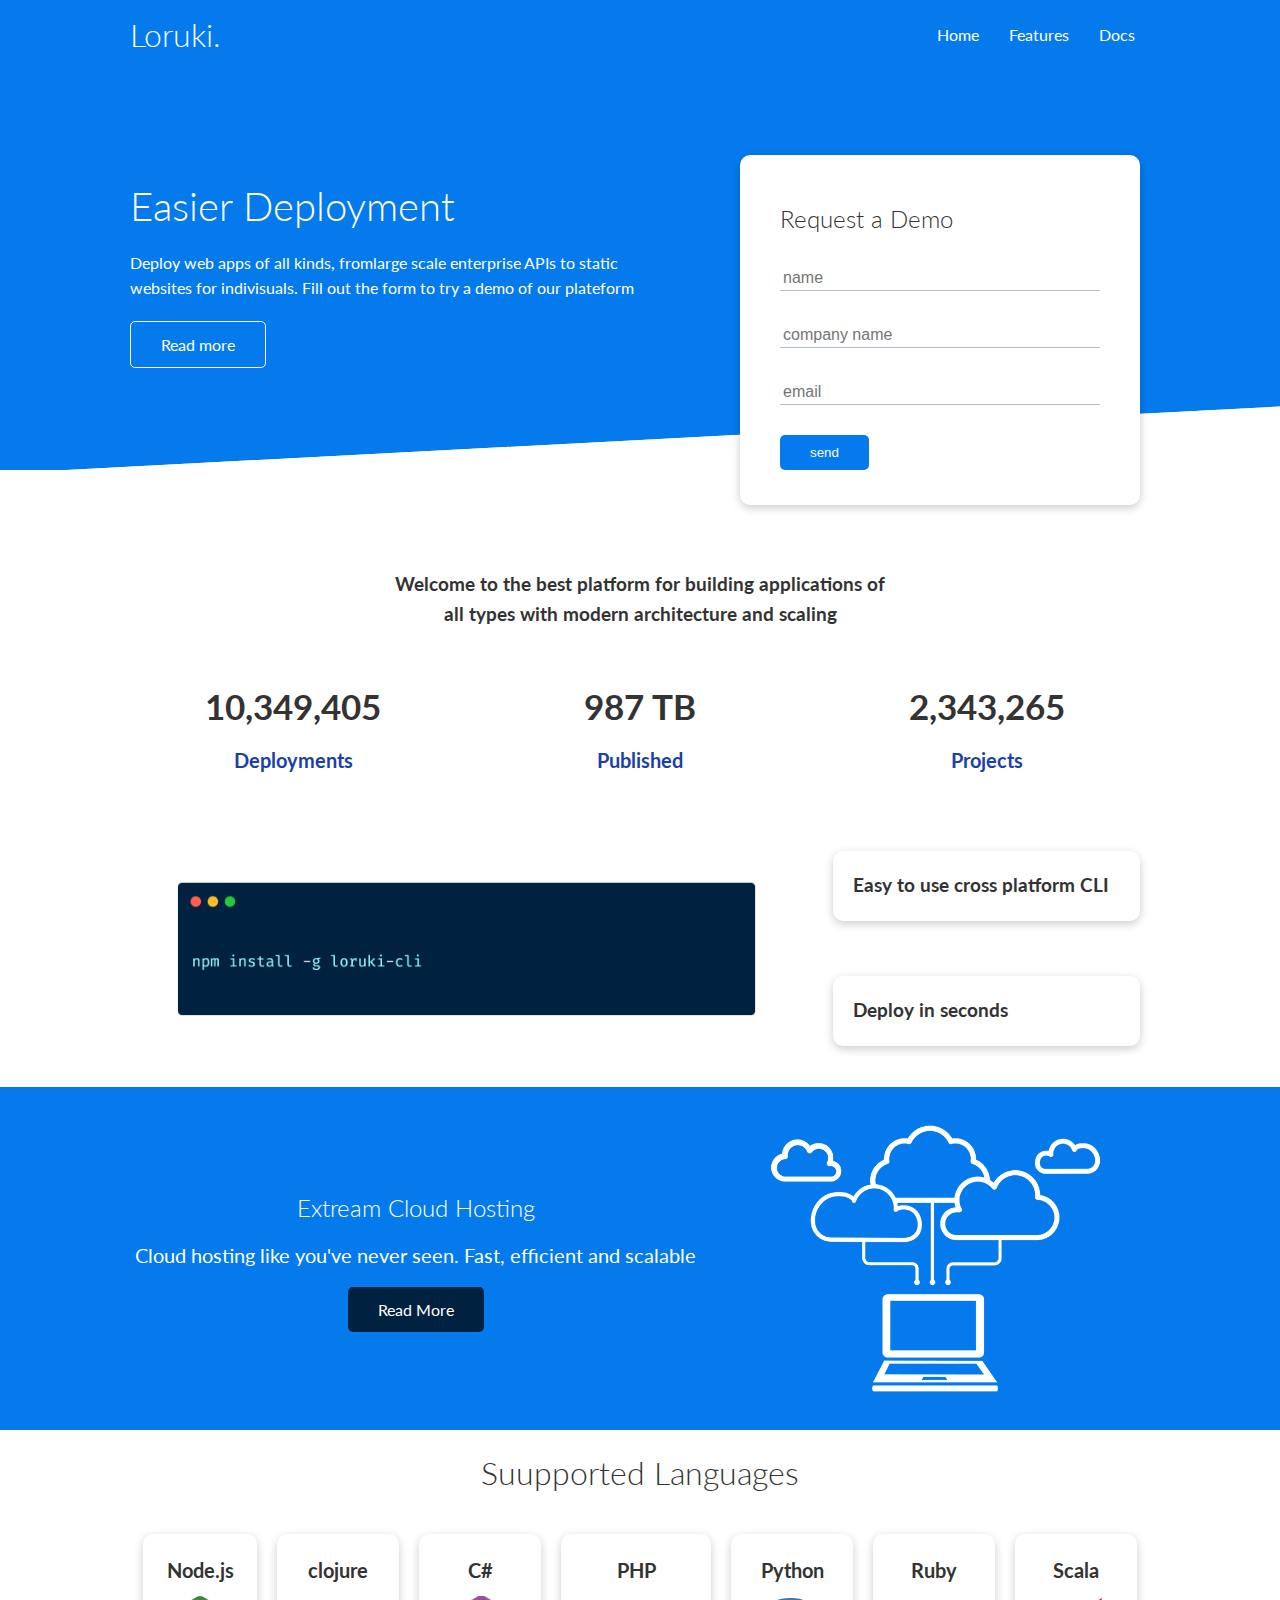
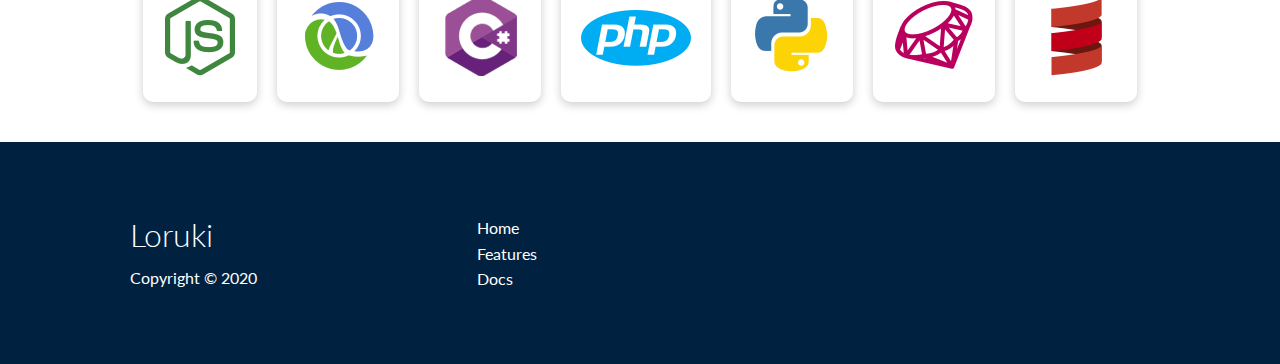
<file: index.html>
<!DOCTYPE html>
<html lang="en">
<head>
    <meta charset="UTF-8">
    <meta http-equiv="X-UA-Compatible" content="IE=edge">
    <meta name="viewport" content="width=device-width, initial-scale=1.0">
    <!-- font awsome cdn link -->
    <link rel="stylesheet" href="https://cdnjs.cloudflare.com/ajax/libs/font-awesome/6.0.0-beta3/css/all.min.css" integrity="sha512-Fo3rlrZj/k7ujTnHg4CGR2D7kSs0v4LLanw2qksYuRlEzO+tcaEPQogQ0KaoGN26/zrn20ImR1DfuLWnOo7aBA==" crossorigin="anonymous" referrerpolicy="no-referrer" />
    <!-- css stylesheet -->
    <link rel="stylesheet" href="css/utilities.css">
    <link rel="stylesheet" href="css/style.css">
    <title>Loruki | Cloud Hosting For Everyone </title>
</head>
<body>
    <!-- Navbar -->
    <div class="navbar">
        <div class="container flex">
            <h1 class="logo">Loruki.</h1>
            <nav>
                <ul>
                    <li><a href="index.html">Home</a></li>
                    <li><a href="features.html">Features</a></li>
                    <li><a href="docs.html">Docs</a></li>
                </ul>
            </nav>
        </div>
    </div>

    <!-- showcase -->
    <section class="showcase">
        <div class="container grid">
            <div class="showcase-text">
                <h1>Easier Deployment</h1>
                <p>Deploy web apps of all kinds, fromlarge scale enterprise APIs to static websites for indivisuals. Fill out the form to try a demo of our plateform</p>
                <a href="features.html" class="btn btn-outline">Read more</a>
            </div>

            <div class="showcase-form card">
                <h2>Request a Demo</h2>
                <form action="">
                    <div class="form-control">
                        <input type="text" name="name" placeholder="name" required>
                    </div>
                    <div class="form-control">
                        <input type="text" name="company" placeholder="company name" required>
                    </div>
                    <div class="form-control">
                        <input type="email" name="email" placeholder="email" required>
                    </div>
                    <input type="submit" value="send" class="btn btn-primary">
                </form>
            </div>
        </div>
    </section>

    <!-- stats -->
    <section class="stats">
        <div class="container">
            <h3 class="stats-heading text-center my-1">
                Welcome to the best platform for building applications of all types with modern architecture and scaling
            </h3>

            <div class="grid grid-3 text-center my-4">
                <div>
                    <i class="fas fa-server fa-3x"></i>
                    <h3>10,349,405</h3>
                    <p class="text-secondary">Deployments</p>
                </div>
                <div>
                    <i class="fas fa-upload fa-3x"></i>
                    <h3>987 TB</h3>
                    <p class="text-secondary">Published</p>
                </div>
                <div>
                    <i class="fas fa-project-diagram fa-3x"></i>
                    <h3>2,343,265</h3>
                    <p class="text-secondary">Projects</p>
                </div>
            </div>
        </div>
    </section>

    <!-- Cli -->
    <section class="cli">
        <div class="container grid">
            <img src="images/cli.png" alt="">


            <div class="card">
                <h3>Easy to use cross platform CLI</h3>
            </div>
            <div class="card">
                <h3>Deploy in seconds</h3>
            </div>
        </div>
    </section>

    <!-- Cloud -->
    <section class="cloud bg-primary my-2 py-2">
        <div class="container grid">
            <div class="text-center">
                <h2 class="lg">Extream Cloud Hosting</h2>
                    <p class="lead my-1">Cloud hosting like you've never seen. Fast, efficient and scalable</p>
                    <a href="features.html" class="btn btn-dark">Read More</a>
            </div>
            <img src="images/cloud.png" alt="">
        </div>
    </section>

    <!-- languages -->
    <section class="languages">
        <h2 class="md text-center my-2">
            Suupported Languages
        </h2>
        <div class="container flex">
            <div class="card">
                <h4>Node.js</h4>
                <img src="images/logos/node.png" alt="">
            </div>
            <div class="card">
                <h4>clojure</h4>
                <img src="images/logos/clojure.png" alt="">
            </div>
            <div class="card">
                <h4>C#</h4>
                <img src="images/logos/csharp.png" alt="">
            </div>
            <div class="card">
                <h4>PHP</h4>
                <img src="images/logos/php.png" alt="">
            </div>
            <div class="card">
                <h4>Python</h4>
                <img src="images/logos/python.png" alt="">
            </div>
            <div class="card">
                <h4>Ruby</h4>
                <img src="images/logos/ruby.png" alt="">
            </div>
            <div class="card">
                <h4>Scala</h4>
                <img src="images/logos/scala.png" alt="">
            </div>
        </div>
    </section>

    <!-- footer -->
    <footer class="footer bg-dark py-5">
        <div class="container grid grid-3">
            <div>
                <h1>Loruki</h1>
                <p>Copyright &copy; 2020</p>
            </div>
            <nav>
                <ul>
                    <li><a href="index.html">Home</a></li>
                    <li><a href="features.html">Features</a></li>
                    <li><a href="docs.html">Docs</a></li>
                </ul>
            </nav>
            <div class="social">
                <a href="#"><i class="fab fa-github fa-2x"></i></a>
                <a href="#"><i class="fab fa-facebook fa-2x"></i></a>
                <a href="#"><i class="fab fa-instagram fa-2x"></i></a>
                <a href="#"><i class="fab fa-twitter fa-2x"></i></a>
            </div>
        </div>
    </footer>
</body>
</html>
</file>
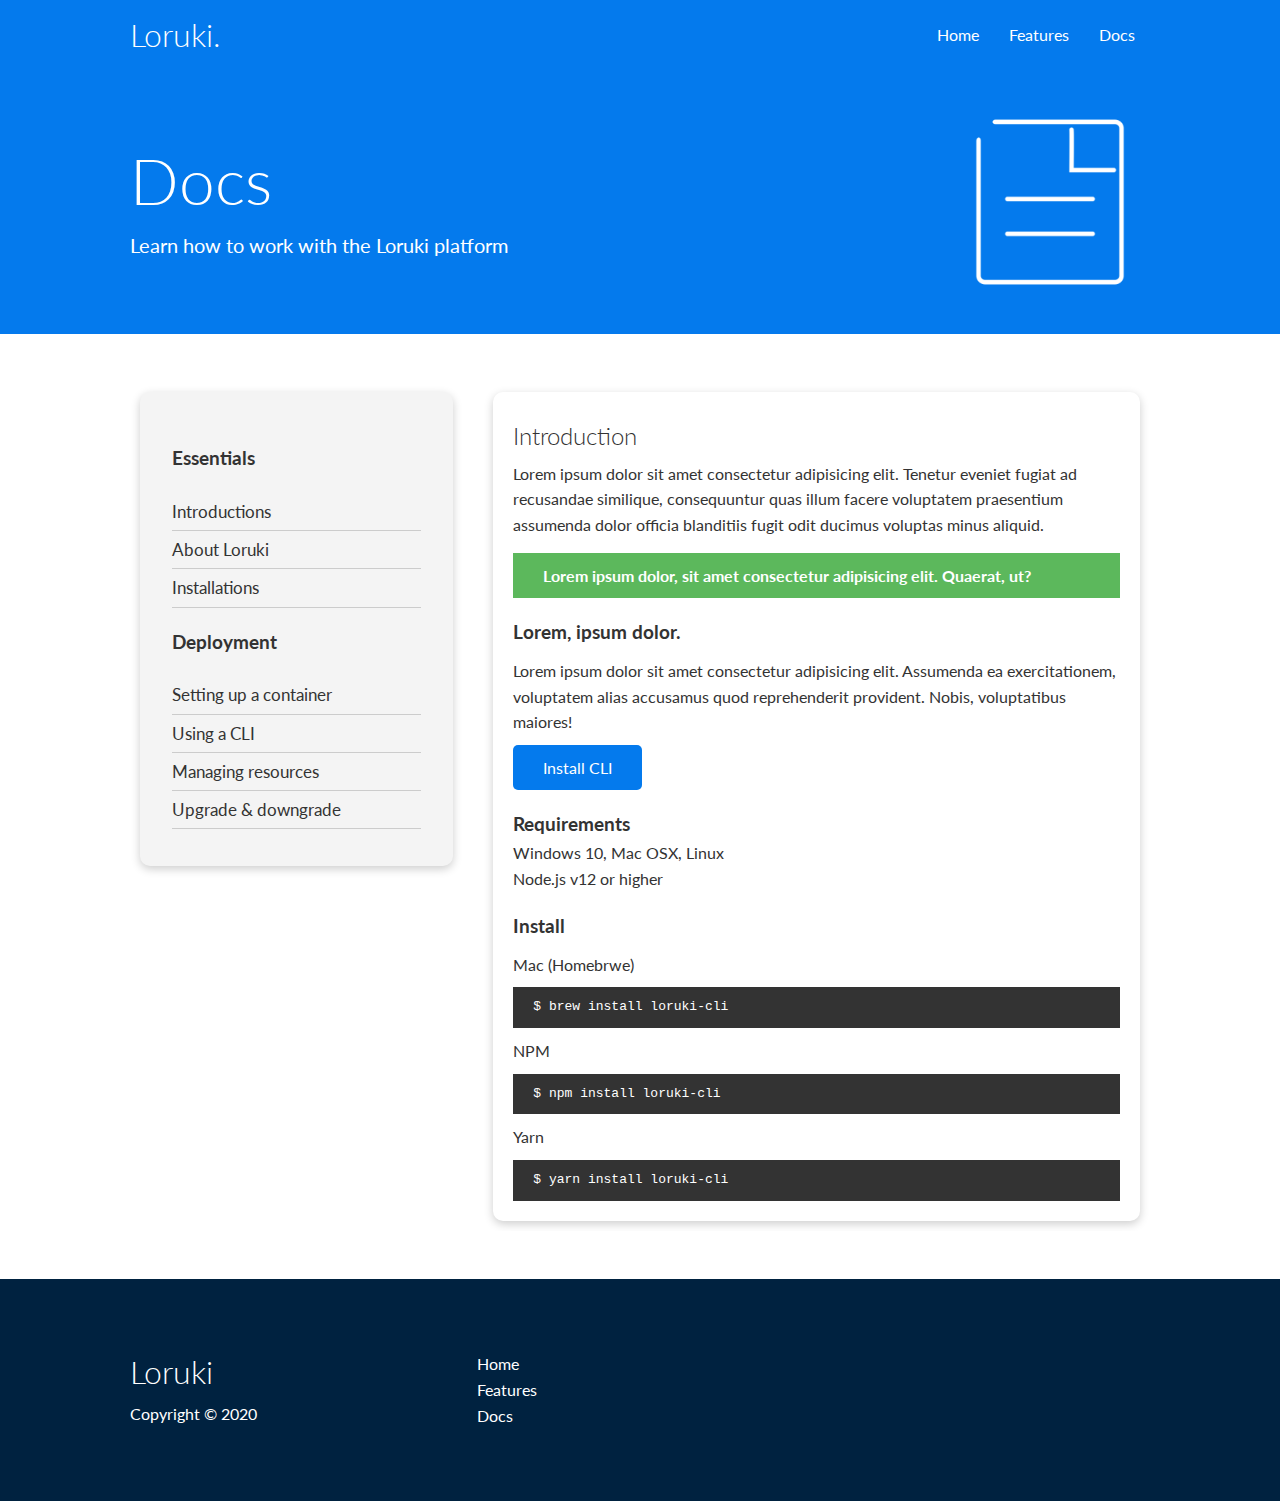
<file: docs.html>
<!DOCTYPE html>
<html lang="en">
<head>
    <meta charset="UTF-8">
    <meta http-equiv="X-UA-Compatible" content="IE=edge">
    <meta name="viewport" content="width=device-width, initial-scale=1.0">
    <!-- font awsome cdn link -->
    <link rel="stylesheet" href="https://cdnjs.cloudflare.com/ajax/libs/font-awesome/6.0.0-beta3/css/all.min.css" integrity="sha512-Fo3rlrZj/k7ujTnHg4CGR2D7kSs0v4LLanw2qksYuRlEzO+tcaEPQogQ0KaoGN26/zrn20ImR1DfuLWnOo7aBA==" crossorigin="anonymous" referrerpolicy="no-referrer" />
    <!-- css stylesheet -->
    <link rel="stylesheet" href="css/utilities.css">
    <link rel="stylesheet" href="css/style.css">
    <title>Loruki | Cloud Hosting For Everyone </title>
</head>
<body>
    <!-- Navbar -->
    <div class="navbar">
        <div class="container flex">
            <h1 class="logo">Loruki.</h1>
            <nav>
                <ul>
                    <li><a href="index.html">Home</a></li>
                    <li><a href="features.html">Features</a></li>
                    <li><a href="docs.html">Docs</a></li>
                </ul>
            </nav>
        </div>
    </div>

    <!-- Head -->
    <section class="docs-head bg-primary py-3">
        <div class="container grid">
            <div>
                <h1 class="xl">Docs</h1>
                <p class="lead">Learn how to work with the Loruki platform</p>
            </div>
            <img src="images/docs.png" alt="">
        </div>
    </section>

    <!-- Docs main -->
    <section class="docs-main my-4">
        <div class="container grid">
            <div class="card bg-light p-3">
                <h3 class="my-2">Essentials</h3>
                <nav>
                    <ul>
                        <li><a class="text-primary" href="#">Introductions</a></li>
                        <li><a href="#">About Loruki</a></li>
                        <li><a href="#">Installations</a></li>
                    </ul>
                </nav>

                <h3 class="my-2">Deployment</h3>
                <nav>
                    <ul>
                        <li><a href="#">Setting up a container</a></li>
                        <li><a href="#">Using a CLI</a></li>
                        <li><a href="#">Managing resources</a></li>
                        <li><a href="#">Upgrade & downgrade</a></li>
                    </ul>
                </nav>
            </div>
            <div class="card">
                <h2>Introduction</h2>
                <p>Lorem ipsum dolor sit amet consectetur adipisicing elit. Tenetur eveniet fugiat ad recusandae similique, consequuntur quas illum facere voluptatem praesentium assumenda dolor officia blanditiis fugit odit ducimus voluptas minus aliquid.</p>
                
                <div class="alert alert-success">
                    <i class="fas fa-info"></i>Lorem ipsum dolor, sit amet consectetur adipisicing elit. Quaerat, ut?
                </div>
                
                <h3>Lorem, ipsum dolor.</h3>
                <p>Lorem ipsum dolor sit amet consectetur adipisicing elit. Assumenda ea exercitationem, voluptatem alias accusamus quod reprehenderit provident. Nobis, voluptatibus maiores!</p>
                <a href="#" class="btn btn-primary">Install CLI</a>

                <h3>Requirements</h3>
                <ul>
                    <li>Windows 10, Mac OSX, Linux</li>
                    <li>Node.js v12 or higher</li>
                </ul>

                <h3>Install</h3>
                <p>Mac (Homebrwe)</p>
                <pre><code>$ brew install loruki-cli</code></pre>
                <p>NPM</p>
                <pre><code>$ npm install loruki-cli</code></pre>
                <p>Yarn</p>
                <pre><code>$ yarn install loruki-cli</code></pre>

            </div>
        </div>
    </section>


    <!-- Footer -->
    <footer class="footer bg-dark py-5">
        <div class="container grid grid-3">
            <div>
                <h1>Loruki</h1>
                <p>Copyright &copy; 2020</p>
            </div>
            <nav>
                <ul>
                    <li><a href="index.html">Home</a></li>
                    <li><a href="features.html">Features</a></li>
                    <li><a href="docs.html">Docs</a></li>
                </ul>
            </nav>
            <div class="social">
                <a href="#"><i class="fab fa-github fa-2x"></i></a>
                <a href="#"><i class="fab fa-facebook fa-2x"></i></a>
                <a href="#"><i class="fab fa-instagram fa-2x"></i></a>
                <a href="#"><i class="fab fa-twitter fa-2x"></i></a>
            </div>
        </div>
    </footer>
</body>
</html>
</file>
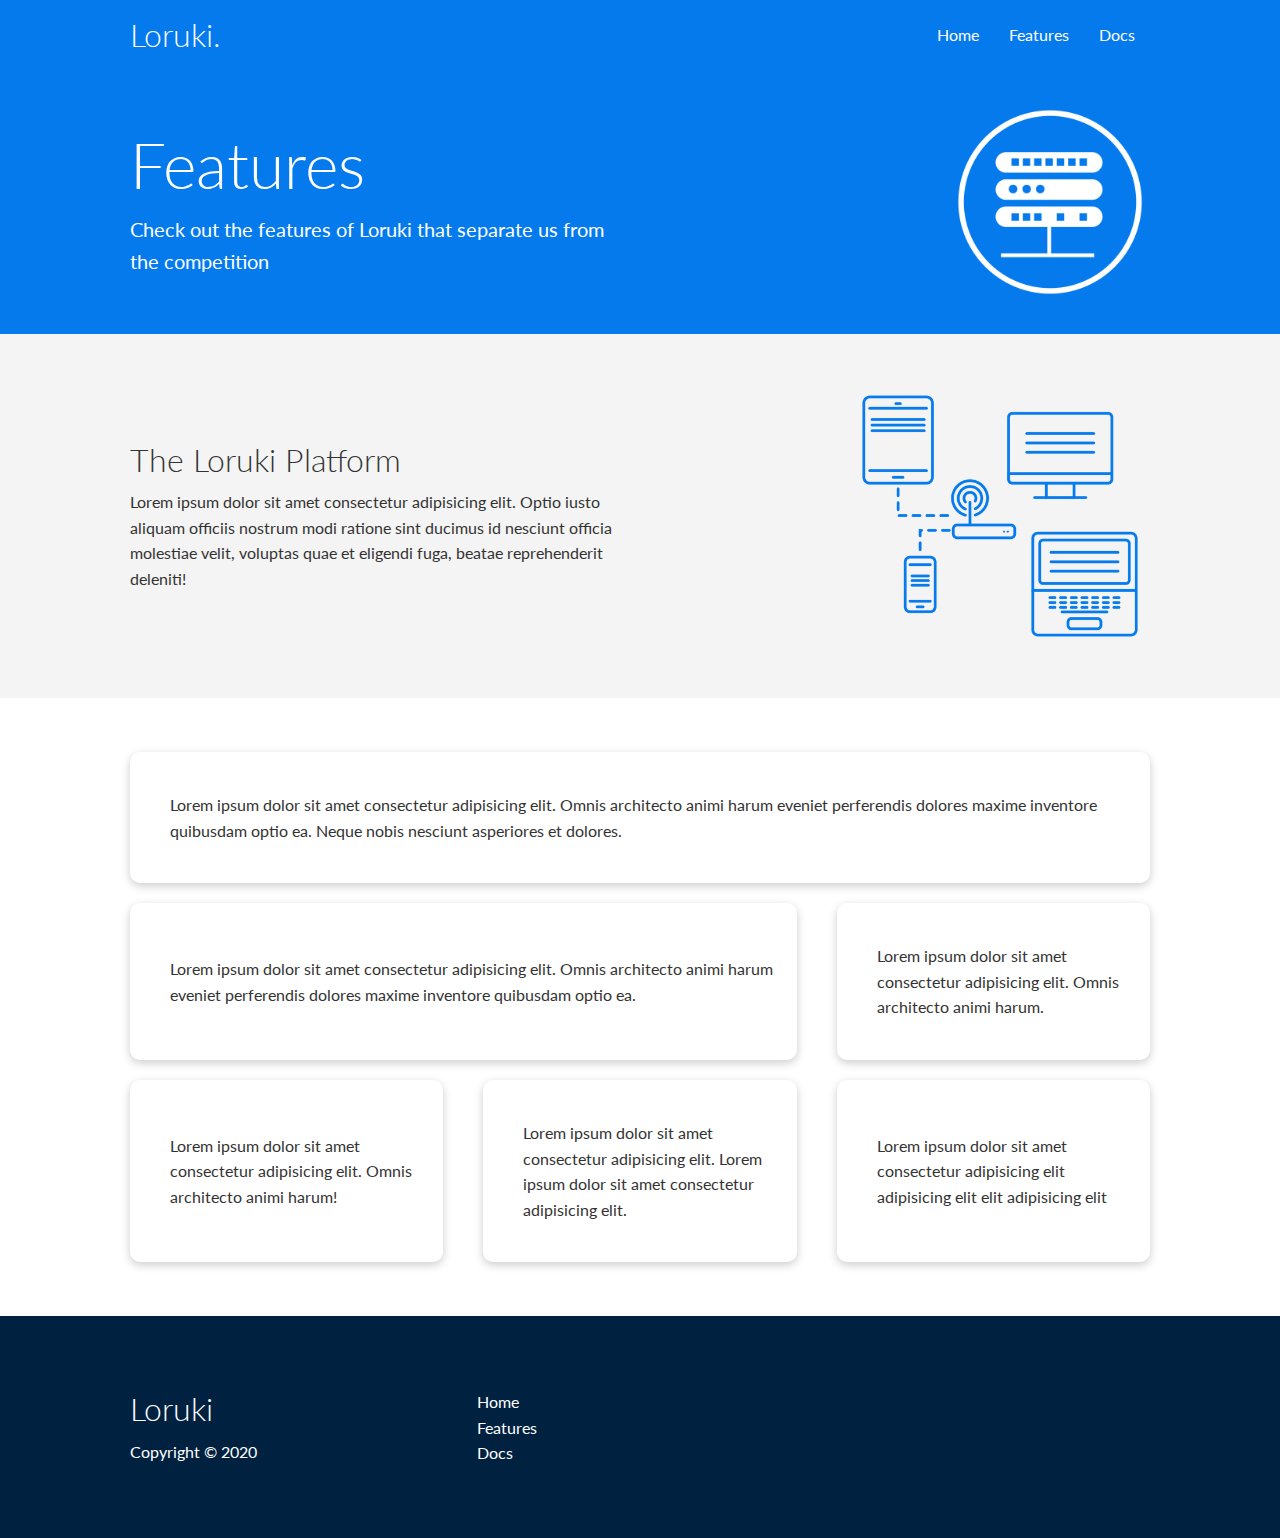
<file: features.html>
<!DOCTYPE html>
<html lang="en">
<head>
    <meta charset="UTF-8">
    <meta http-equiv="X-UA-Compatible" content="IE=edge">
    <meta name="viewport" content="width=device-width, initial-scale=1.0">
    <!-- font awsome cdn link -->
    <link rel="stylesheet" href="https://cdnjs.cloudflare.com/ajax/libs/font-awesome/6.0.0-beta3/css/all.min.css" integrity="sha512-Fo3rlrZj/k7ujTnHg4CGR2D7kSs0v4LLanw2qksYuRlEzO+tcaEPQogQ0KaoGN26/zrn20ImR1DfuLWnOo7aBA==" crossorigin="anonymous" referrerpolicy="no-referrer" />
    <!-- css stylesheet -->
    <link rel="stylesheet" href="css/utilities.css">
    <link rel="stylesheet" href="css/style.css">
    <title>Loruki | Cloud Hosting For Everyone </title>
</head>
<body>
    <!-- Navbar -->
    <div class="navbar">
        <div class="container flex">
            <h1 class="logo">Loruki.</h1>
            <nav>
                <ul>
                    <li><a href="index.html">Home</a></li>
                    <li><a href="features.html">Features</a></li>
                    <li><a href="docs.html">Docs</a></li>
                </ul>
            </nav>
        </div>
    </div>

    <!-- Head -->
    <section class="features-head bg-primary py-3">
        <div class="container grid">
            <div>
                <h1 class="xl">Features</h1>
                <p class="lead">Check out the features of Loruki that separate us from the competition</p>
            </div>
            <img src="images/server.png" alt="">
        </div>
    </section>

    <!-- Sub Head -->
    <section class="features-sub-head bg-light py-3">
        <div class="container grid">
            <div>
                <h1 class="md">The Loruki Platform</h1>
                <p>Lorem ipsum dolor sit amet consectetur adipisicing elit. Optio iusto aliquam officiis nostrum modi ratione sint ducimus id nesciunt officia molestiae velit, voluptas quae et eligendi fuga, beatae reprehenderit deleniti!</p>
            </div>
            <img src="images/server2.png" alt="">
        </div>
    </section>

    <!-- Feature Main -->
    <section class="features-main my-2">
        <div class="container grid grid-3">
              <div class="card flex">
            <i class="fas fa-server fa-3x"></i>
            <p>Lorem ipsum dolor sit amet consectetur adipisicing elit. Omnis architecto animi harum eveniet perferendis dolores maxime inventore quibusdam optio ea. Neque nobis nesciunt asperiores et dolores.</p>
        </div>
              <div class="card flex">
            <i class="fas fa-database fa-3x"></i>
            <p>Lorem ipsum dolor sit amet consectetur adipisicing elit. Omnis architecto animi harum eveniet perferendis dolores maxime inventore quibusdam optio ea.</p>
        </div>
              <div class="card flex">
            <i class="fas fa-laptop-code fa-3x"></i>
            <p>Lorem ipsum dolor sit amet consectetur adipisicing elit. Omnis architecto animi harum.</p>
        </div>
              <div class="card flex">
            <i class="fas fa-upload fa-3x"></i>
            <p>Lorem ipsum dolor sit amet consectetur adipisicing elit. Omnis architecto animi harum!</p>
        </div>
              <div class="card flex">
            <i class="fas fa-project-diagram fa-3x"></i>
            <p>Lorem ipsum dolor sit amet consectetur adipisicing elit. Lorem ipsum dolor sit amet consectetur adipisicing elit.</p>
        </div>
              <div class="card flex">
            <i class="fas fa-power-off fa-3x"></i>
            <p>Lorem ipsum dolor sit amet consectetur adipisicing elit adipisicing elit elit adipisicing elit</p>
        </div>
        </div>
    </section>

    <!-- Footer -->
    <footer class="footer bg-dark py-5">
        <div class="container grid grid-3">
            <div>
                <h1>Loruki</h1>
                <p>Copyright &copy; 2020</p>
            </div>
            <nav>
                <ul>
                    <li><a href="index.html">Home</a></li>
                    <li><a href="features.html">Features</a></li>
                    <li><a href="docs.html">Docs</a></li>
                </ul>
            </nav>
            <div class="social">
                <a href="#"><i class="fab fa-github fa-2x"></i></a>
                <a href="#"><i class="fab fa-facebook fa-2x"></i></a>
                <a href="#"><i class="fab fa-instagram fa-2x"></i></a>
                <a href="#"><i class="fab fa-twitter fa-2x"></i></a>
            </div>
        </div>
    </footer>
</body>
</html>
</file>
<file: css/utilities.css>
/* Utilities */
.container{
    max-width: 1100px;
    margin: 0 auto;
    overflow: auto;
    padding: 0 40px;
}

.card{
    background-color: #fff;
    color: #333;
    border-radius: 10px;
    box-shadow: 0 3px 10px rgba(0,0,0,0.2);
    padding: 20px;
    margin: 10px;
}

.btn{
    display: inline-block;
    padding: 10px 30px;
    cursor: pointer;
    background-color: var(--primary-color);
    color: #fff;
    border: none;
    border-radius: 5px;
}

.btn-outline{
    background-color: transparent;
    border: 1px solid #fff;
}

.btn:hover{
    transform: scale(.98);
}

/* Bacgrounds & colored button*/
.bg-primary,
 .btn-primary{
    background-color: var(--primary-color);
    color: #fff;
}
.bg-secondary,
 .btn-secondary{
    background-color: var(--secondary-color);
    color: #fff;
}
.bg-dark,
 .btn-dark{
    background-color: var(--dark-color);
    color: #fff;
}

.bg-light,
 .btn-light{
    background-color: var(--light-color);
    color: #333;
}

.bg-primary a,
.btn-primary a,
.bg-secondary a,
.btn-secondary a,
.bg-dark a,
.btn-dark a{
    color: #fff;
}

.bg-light a,
.btn-light a{
    color: #333;
}

/* Text colors*/
.text-primary{
    color: var(--primary-color);
}
.text-secondary{
    color: var(--secondary-color);
}
.text-dark{
    color: var(--dark-color);
}

.text-light{
    color: var(--light-color);
}

/* Text sizes */
.lead{
    font-size: 20px;
}

.sm{
    font-size: 1rem;
}

.md{
    font-size: 2rem;
}

.l{
    font-size: 3rem;
}
.xl{
    font-size: 4rem;
}

.text-center{
    text-align: center;
}

/* Alert */
.alert{
    background-color: var(--light-color);
    padding: 10px 20px;
    font-weight: bold;
    margin: 15px 0; 

}

.alert i {
    margin-right: 10px;
}

.alert-success{
    background-color: var(--success-color);
    color: #fff;
}

.alert-error{
    background-color: var(--error-color);
    color: #fff;
}

.flex{
    display: flex;
    justify-content: center;
    align-items: center;
    height: 100%;
}

.grid{
    display: grid;
    grid-template-columns: repeat(2, 1fr) ;
    gap: 20px;
    justify-content: center;
    align-items: center;
    height: 100%;
}

.grid-3{
    grid-template-columns: repeat(3, 1fr) ;
}

/* Margin */
.my-1{
    margin: 1rem 0;
}
.my-2{
    margin: 1.5rem 0;
}
.my-3{
    margin: 2rem 0;
}
.my-4{
    margin: 3rem 0;
}
.my-5{
    margin: 4rem 0;
}

.m-1{
    margin: 1rem ;
}
.m-2{
    margin: 1.5rem ;
}
.m-3{
    margin: 2rem ;
}
.m-4{
    margin: 3rem ;
}
.m-5{
    margin: 4rem ;
}

/* padding */
.py-1{
    padding: 1rem 0;
}
.py-2{
    padding: 1.5rem 0;
}
.py-3{
    padding: 2rem 0;
}
.py-4{
    padding: 3rem 0;
}
.py-5{
    padding: 4rem 0;
}

.p-1{
    padding: 1rem ;
}
.p-2{
    padding: 1.5rem ;
}
.p-3{
    padding: 2rem ;
}
.p-4{
    padding: 3rem ;
}
.p-5{
    padding: 4rem ;
}
</file>
<file: css/style.css>
@import url('https://fonts.googleapis.com/css2?family=Lato:wght@300&display=swap');

:root {
    --primary-color: #047aed;
    --secondary-color: #1c3fa8;
    --dark-color: #002240;
    --light-color: #f4f4f4;
    --success-color: #5cb85c;
    --error-color: #d9534f;
}


*{
    box-sizing: border-box;
    padding: 0;
    margin: 0;
}

body{
    font-family: 'Lato', sans-serif;
    color: #333;
    line-height: 1.6;
}

ul{
    list-style-type: none;
}

a{
    text-decoration: none;
    color: #333;
}

h1,h2{
    font-weight: 300;
    line-height: 1.2;
    margin: 10px 0;
}

p{
    margin: 10px 0;
}

img{
    width: 100%;
}

code, pre{
    background-color: #333;
    color: #fff;
    padding: 10px;
}

/* Navbar */
.navbar{
    background-color:var(--primary-color);
    color:#fff;
    height: 70px;
}

.navbar ul{
    display: flex;
}

.navbar a{
    color: #fff;
    padding: 10px;
    margin: 0 5px;
}

.navbar a:hover{
    border-bottom: 2px solid #fff;
}

.navbar .flex{
    justify-content: space-between;
}

/* Showcase */
.showcase{
    height: 400px;
    background-color: var(--primary-color) ;
    color: #fff;
    position: relative;
}

.showcase h1{
    font-size: 40px;
}

.showcase p{
    margin: 20px 0;
}

.showcase .grid{
    grid-template-columns: 1.6fr 1.4fr;
    gap: 30px;
    overflow: visible;
}

.showcase-text{
    animation: slideInFromLeft 1s ease-in;
}

.showcase-form{
    position: relative;
    top: 60px;
    height: 350px;
    width: 400px;
    padding: 40px;
    z-index: 100;
    justify-self: flex-end;
    animation: slideInFromRight 1s ease-in;
}

.showcase-form .form-control{
    margin: 30px 0;
}

.showcase-form input[type='text'],
.showcase-form input[type='email'] {
    border: 0;
    border-bottom: 1px solid #b4becb; 
    width: 100%;
    padding: 3px;
    font-size: 16px;
}

.showcase-form input:focus{
    outline: none;
}

.showcase::before, .showcase::after{
    content: '';
    position: absolute;
    height: 100px;
    bottom: -70px;
    right: 0;
    left: 0;
    background-color: #fff;
    transform: skewY(-3deg);
    -webkit-transform: skewY(-3deg);
    -moz-transform: skewY(-3deg);
    -ms-transform: skewY(-3deg);
}

/* Stats */
.stats{
    padding-top: 100px;
    animation: slideInFromBottom 1s ease-in;
}

.stats-heading{
    max-width: 500px;
    margin: auto;
}

.stats .grid h3{
    font-size: 35px;
}

.stats .grid p{
    font-size: 20px;
    font-weight: bold;
}

/* Cli */
.cli .grid {
    grid-template-columns: repeat(3,1fr);
    grid-template-rows: repeat(2,1fr);
}

.cli .grid > *:first-child{
    grid-column: 1 / span 2;
    grid-row: 1 / span 2;
}

/* Cloud */
.cloud .grid{
    grid-template-columns: 4fr 3fr;
}

/* Languages */
.languages .flex{
    flex-wrap: wrap;
}

.languages .card{
    text-align: center;
    margin: 18px 10px 40px;
    transition: transform 0.2s ease-in;
}

.languages .card h4{
    font-size: 20px;
    margin-bottom: 10px;
}

.languages .card:hover{
    transform: translateY(-5px);
}

/* Features */
.features-head img{
    width: 200px;
    justify-self: end;
}

.features-sub-head img{
    width: 300px;
    justify-self: end;
}

.features-main .card > i{
    margin-right: 20px;
}

.features-main .grid{
    padding: 30px;
}

.features-main .grid > *:first-child{
    grid-column: 1 / span 3;
}

.features-main .grid > *:nth-child(2){
    grid-column: 1 / span 2;
}

/* Docs */
.docs-head img{
    width: 200px;
    justify-self: end;
}

.docs-main h3{
    margin-top: 20px ;
}

.docs-main .grid{
    grid-template-columns: 1fr 2fr;
    align-items: flex-start;
}

.docs-main nav li{
    font-size: 17px;
    padding-bottom: 5px;
    margin-bottom: 5px;
    border-bottom: 1px #ccc solid;
}

.docs-main a:hover{
    font-weight: bold;
}

/* Footer */
.footer .social a{
    margin: 0 10px;
}

/* Animations */
@keyframes slideInFromLeft {
    0%{
        transform: translateX(-100%);
    }

    100%{
        transform: translateX(0);
    }
}

@keyframes slideInFromRight {
    0%{
        transform: translateX(100%);
    }

    100%{
        transform: translateX(0);
    }
}

@keyframes slideInFromTop {
    0%{
        transform: translateY(-100%);
    }

    100%{
        transform: translateY(0);
    }
}
@keyframes slideInFromBottom {
    0%{
        transform: translateY(100%);
    }

    100%{
        transform: translateY(0);
    }
}

/* Tablets and under */
@media (max-width: 768px) {
    .grid,
    .showcase .grid,
    .stats .grid,
    .cli .grid,
    .cloud .grid,
    .features-main .grid,
    .docs-main .grid{
        grid-template-columns: 1fr;
        grid-template-rows: 1fr;
    }

    .showcase{
        height: auto;
    }

    .showcase-text{
        text-align: center;
        margin-top: 40px;
        animation: slideInFromTop 1s ease-in;
    }

    .showcase-form{
        justify-self: center;
        margin: auto;
        animation: slideInFromBottom 1s ease-in;
    }

    .cli .grid > *:first-child{
        grid-column: 1;
        grid-row: 1;
    }

    .features-head,
    .features-sub-head,
    .docs-head{
        text-align: center;
    }

    .features-head img,
    .features-sub-head img,
    .docs-head img{
        justify-self: center;
    }

    .features-main .grid> *:first-child,
    .features-main .grid> *:nth-child(2){
        grid-column: 1;
    }

}

/* Mobile */
@media (max-width: 500px) {
    .navbar{
        height: 110px;
    }

    .navbar .flex{
        flex-direction: column;
    }

    .navbar ul{
        padding: 10px;
        background-color: rgba(0, 0, 0, 0.1);
    }
}
</file>
